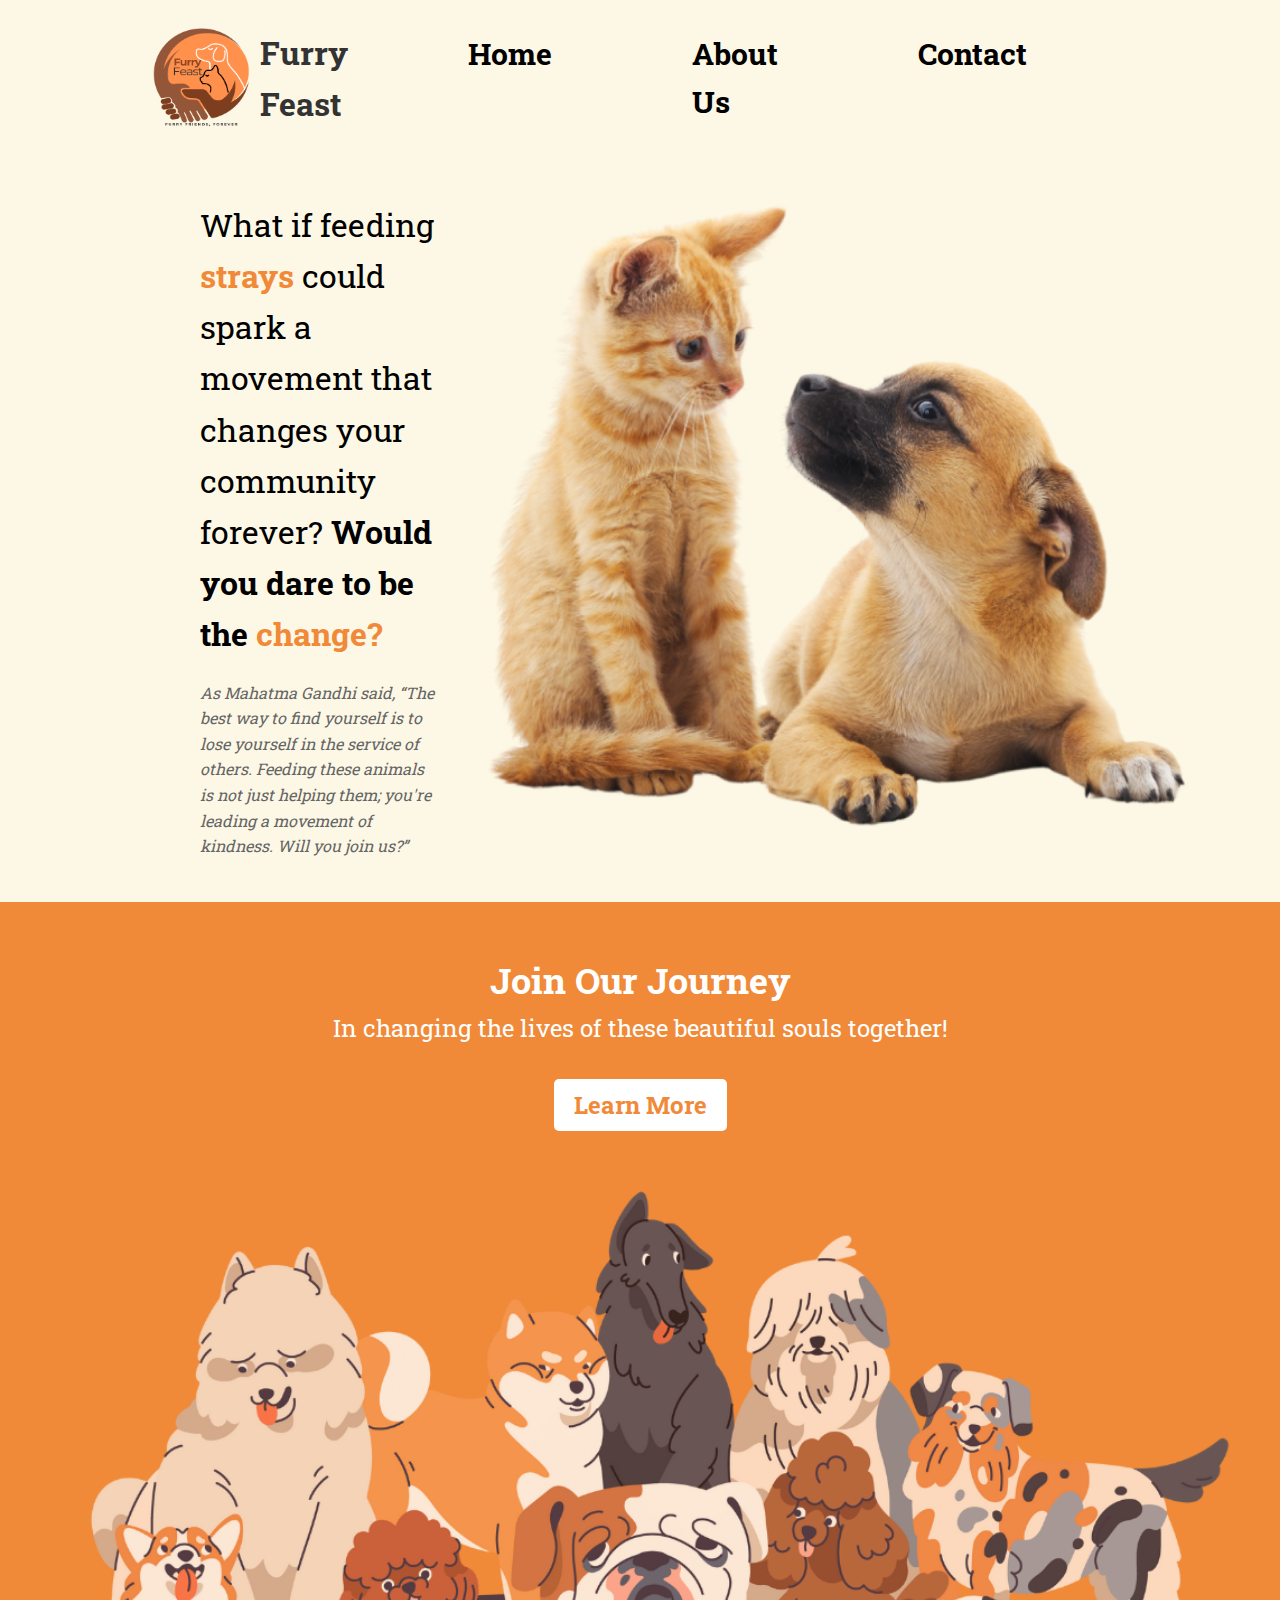
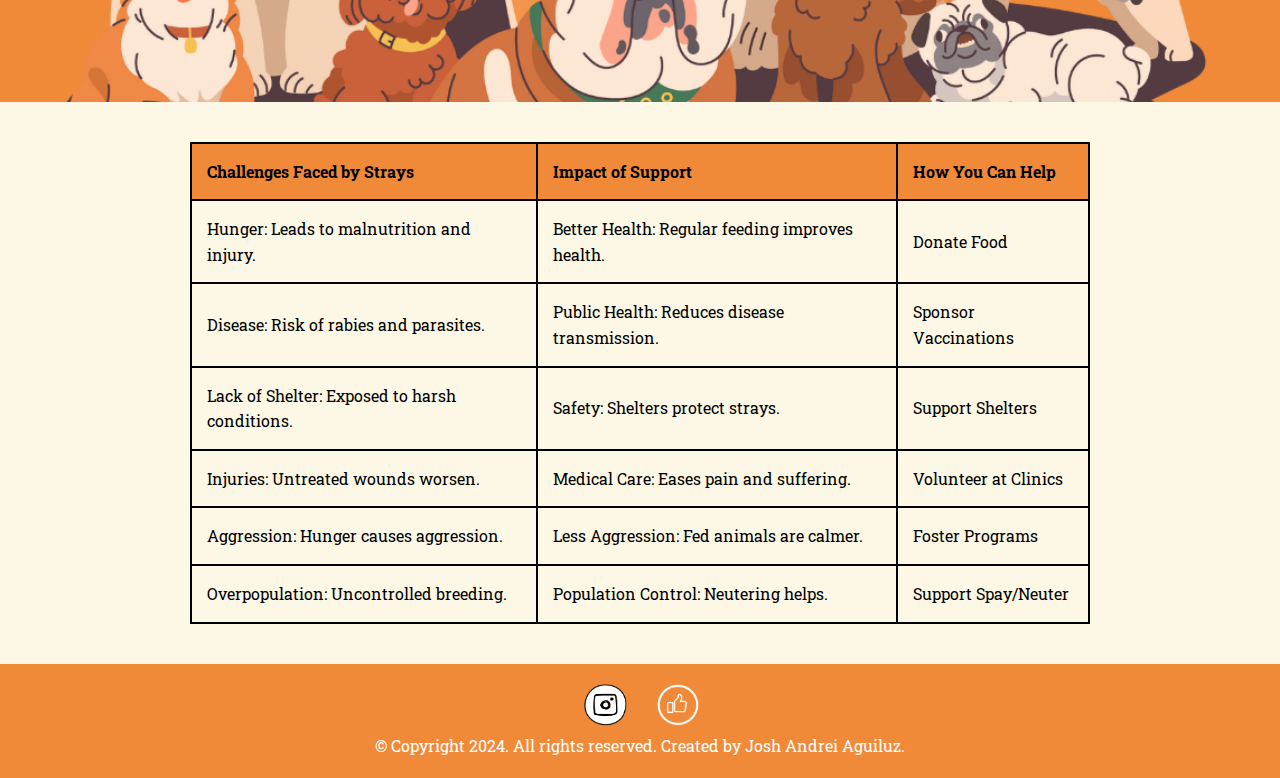
<file: index.html>
<!DOCTYPE html>
<html lang="en">

<head>
    <meta charset="UTF-8">
    <meta name="viewport" content="width=device-width, initial-scale=1.0">
    <meta http-equiv="X-UA-Compatible" content="ie=edge">
    <title>Furry Feast</title>
    <link rel="stylesheet" href="styles.min.css">
    <link rel="preconnect" href="https://fonts.googleapis.com">
    <link rel="preconnect" href="https://fonts.gstatic.com" crossorigin>
    <link href="https://fonts.googleapis.com/css2?family=Francois+One&family=Inter:ital,opsz,wght@0,14..32,100..900;1,14..32,100..900&family=Roboto+Slab:wght@100..900&display=swap" rel="stylesheet">
</head>

<body>
    <header>
        <div class="logo">
            <img src="images/logo.png" alt="Furry Feast Logo">
            <h1>
                <span class="furry">Furry</span><br>
                <span class="feast">Feast</span>
            </h1>
        </div>
        <nav>
            <div class="burger" onclick="toggleMenu()">
                &#9776; <!-- Burger icon -->
            </div>
            <ul class="desktop-nav">
                <li><a href="index.html">Home</a></li>
                <li><a href="about.html">About Us</a></li>
                <li><a href="contact.html">Contact</a></li>
            </ul>
            <ul class="mobile-nav">
                <li><a href="index.html">Home</a></li>
                <li><a href="about.html">About Us</a></li>
                <li><a href="contact.html">Contact</a></li>
            </ul>
        </nav>
    </header>

    <section class="hero">
        <div class="hero-text">

            <p>
                What if feeding <span class="highlight">strays</span> could spark a movement that changes your community
                forever?
                <strong>Would you dare to be the <span class="highlight">change?</span> </strong>
            </p>
            <blockquote>
                As Mahatma Gandhi said, “The best way to find yourself is to lose yourself in the service of others.
                Feeding these animals is not just helping them; you're leading a movement of kindness. Will you join
                us?”
            </blockquote>
        </div>
        <div class="hero-image">
            <img src="images/catdogreal.png" alt="Puppy and Kitten">
        </div>
    </section>

    <section class="join-journey">
        <h2>Join Our Journey</h2>
        <p>In changing the lives of these beautiful souls together!</p>
        <br>
        <a href="contact.html" class="btn">Learn More</a>
        <div class="animal-image">
            <img src="images/groupOfAnimals.png" alt="Cute Animals" class="journey-img">
        </div>
    </section>

    <section class="challenges">
        <div class="challenges-table">
            <table>
                <thead>
                    <tr>
                        <th>Challenges Faced by Strays</th>
                        <th>Impact of Support</th>
                        <th>How You Can Help</th>
                    </tr>
                </thead>
                <tbody>
                    <tr>
                        <td>Hunger: Leads to malnutrition and injury.</td>
                        <td>Better Health: Regular feeding improves health.</td>
                        <td><a href="#">Donate Food</a></td>
                    </tr>
                    <tr>
                        <td>Disease: Risk of rabies and parasites.</td>
                        <td>Public Health: Reduces disease transmission.</td>
                        <td><a href="#">Sponsor Vaccinations</a></td>
                    </tr>
                    <tr>
                        <td>Lack of Shelter: Exposed to harsh conditions.</td>
                        <td>Safety: Shelters protect strays.</td>
                        <td><a href="#">Support Shelters</a></td>
                    </tr>
                    <tr>
                        <td>Injuries: Untreated wounds worsen.</td>
                        <td>Medical Care: Eases pain and suffering.</td>
                        <td><a href="#">Volunteer at Clinics</a></td>
                    </tr>
                    <tr>
                        <td>Aggression: Hunger causes aggression.</td>
                        <td>Less Aggression: Fed animals are calmer.</td>
                        <td><a href="#">Foster Programs</a></td>
                    </tr>
                    <tr>
                        <td>Overpopulation: Uncontrolled breeding.</td>
                        <td>Population Control: Neutering helps.</td>
                        <td><a href="#">Support Spay/Neuter</a></td>
                    </tr>
                </tbody>
            </table>
        </div>

        <!-- Image to be displayed on mobile -->
        <div class="challenge-image">
            <img src="images/images-replacedtable.png" alt="">
        </div>
    </section>
    <footer>
        <div class="social-icons">
            <a href="https://www.instagram.com/aglzjsh/" class="ig" target="_blank"><img src="images/instagram-icon.png" alt="Instagram"></a>
            <a href="https://www.facebook.com/bakajosanto?mibextid=LQQJ4d" class="fb" target="_blank"><img src="images/facebook-icon.png" alt="Facebook"></a>
        </div>
        <p>© Copyright 2024. All rights reserved. Created by Josh Andrei Aguiluz.</p>
    </footer>
    <script src="script.js"></script>
</body>

</html>
</file>
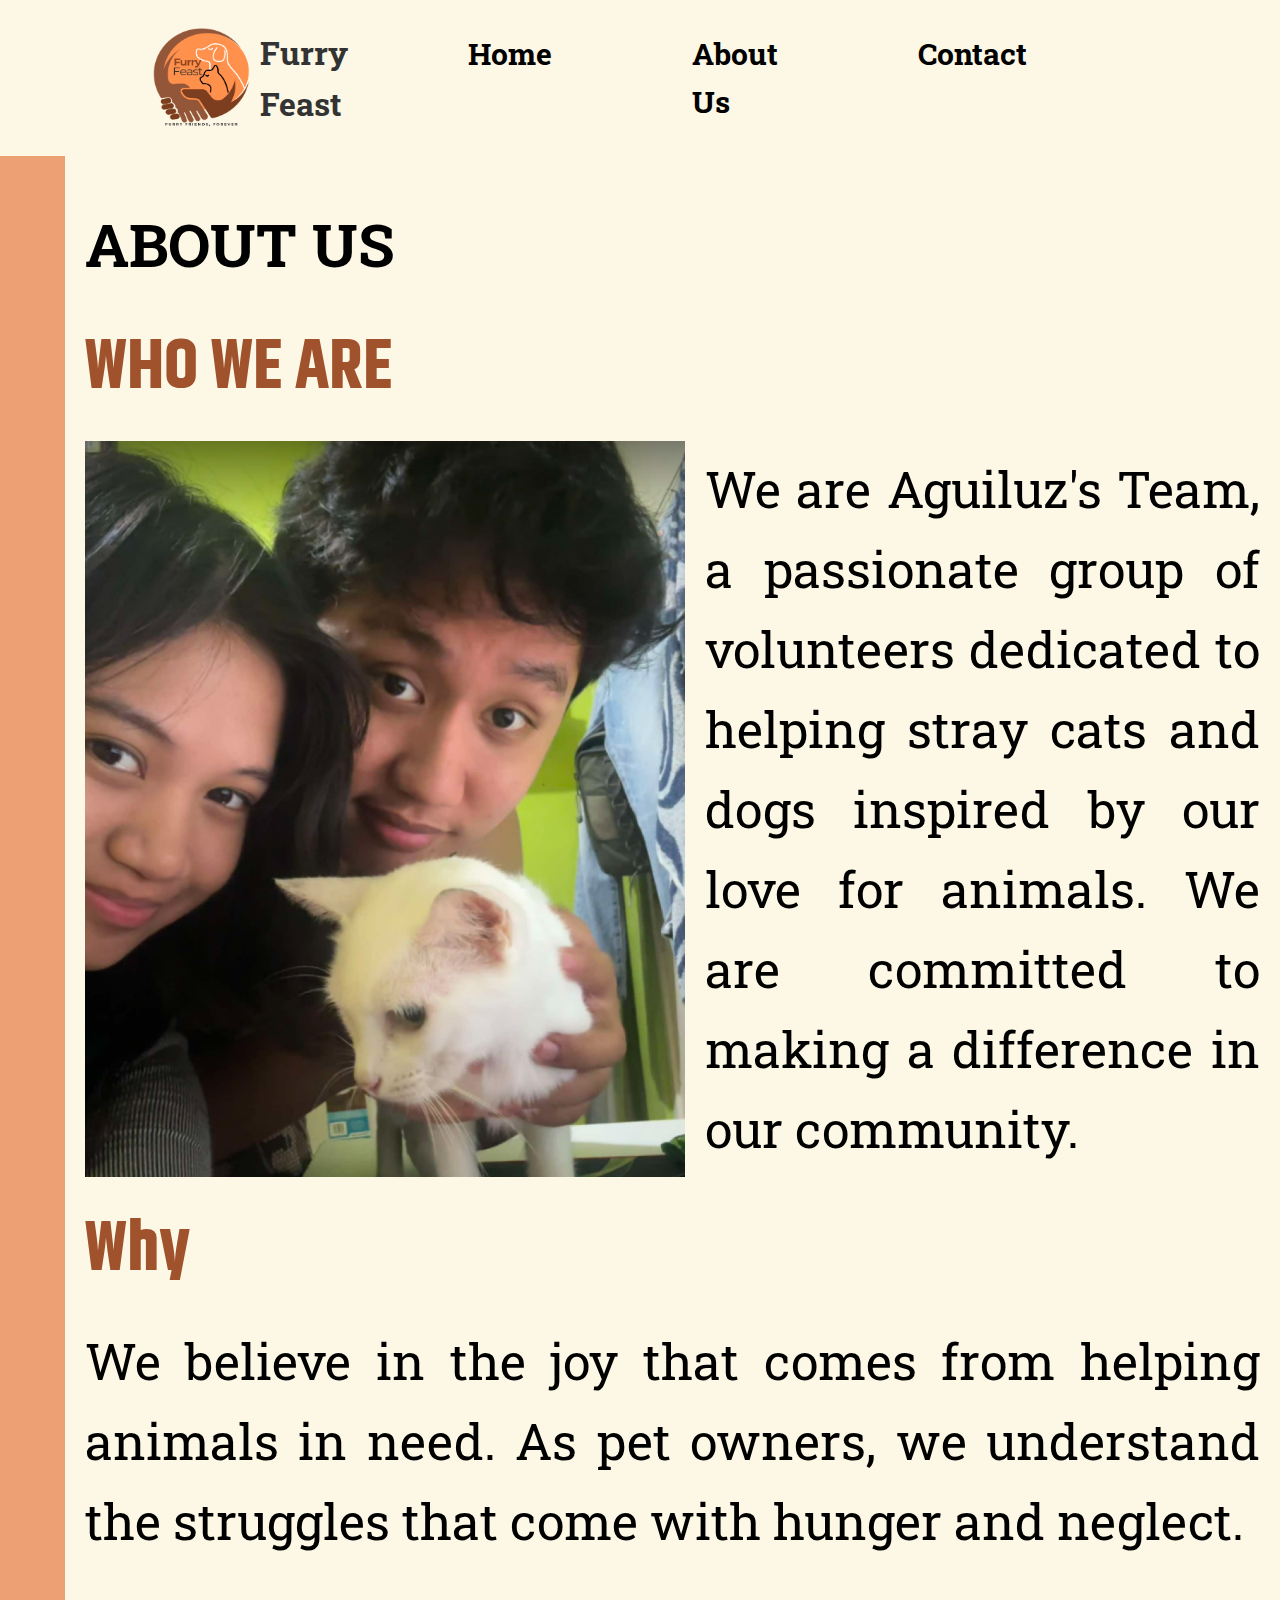
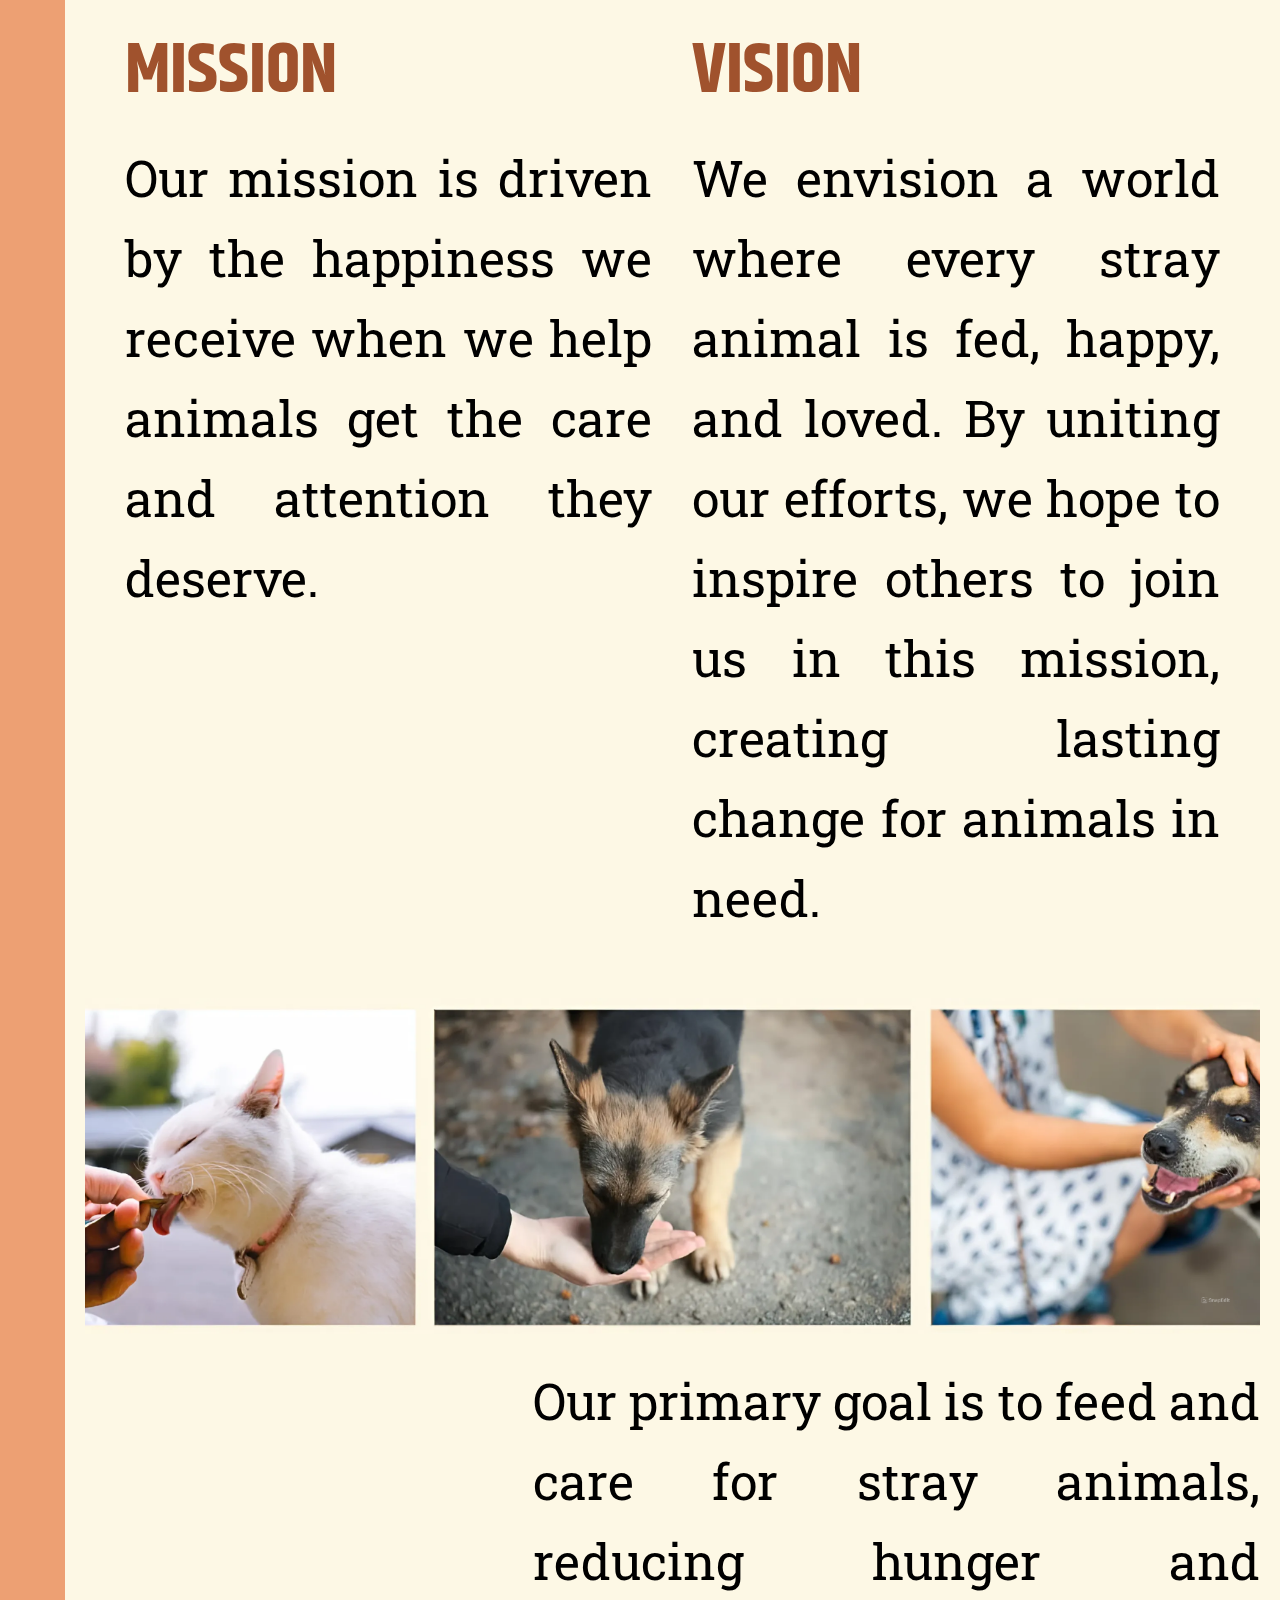
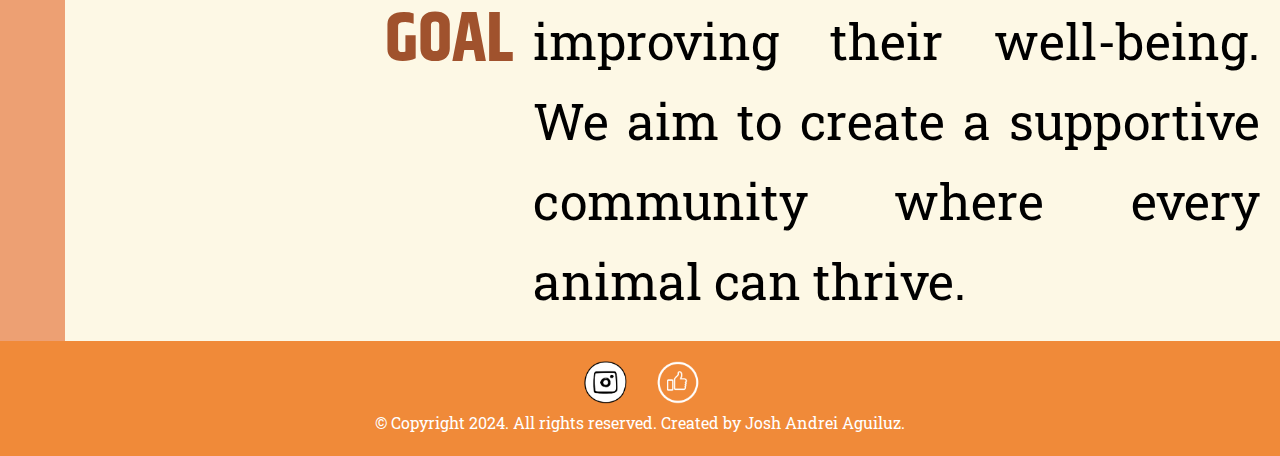
<file: about.html>
<!DOCTYPE html>
<html lang="en">

<head>
    <meta charset="UTF-8">
    <meta name="viewport" content="width=device-width, initial-scale=1.0">
    <title>About Us - Furry Feast</title>
    <link rel="stylesheet" href="styles.min.css">
    <link rel="preconnect" href="https://fonts.googleapis.com">
    <link rel="preconnect" href="https://fonts.gstatic.com" crossorigin>
    <link href="https://fonts.googleapis.com/css2?family=Francois+One&family=Inter:ital,opsz,wght@0,14..32,100..900;1,14..32,100..900&family=Roboto+Slab:wght@100..900&display=swap" rel="stylesheet">
    <link href="https://fonts.googleapis.com/css2?family=Francois+One&family=Inter:ital,opsz,wght@0,14..32,100..900;1,14..32,100..900&family=Khand:wght@300;400;500;600;700&family=Roboto+Slab:wght@100..900&display=swap" rel="stylesheet">
</head>

<body>
    <header>
        <div class="logo">
            <img src="images/logo.png" alt="Furry Feast Logo">
            <h1>
                <span class="furry">Furry</span><br>
                <span class="feast">Feast</span>
            </h1>
        </div>
        <nav>
            <div class="burger" onclick="toggleMenu()">
                &#9776; <!-- Burger icon -->
            </div>
            <ul class="desktop-nav">
                <li><a href="index.html">Home</a></li>
                <li><a href="about.html">About Us</a></li>
                <li><a href="contact.html">Contact</a></li>
            </ul>
            <ul class="mobile-nav">
                <li><a href="index.html">Home</a></li>
                <li><a href="about.html">About Us</a></li>
                <li><a href="contact.html">Contact</a></li>
            </ul>
        </nav>
    </header>

    <div class="furry-feast">
        <div class="layout">
            <div class="orange-sidebar"></div>
            <section class="about-us">
                <h2>ABOUT US</h2>
                <div class="who-we-are">
                    <h3>WHO WE ARE</h3>
                    <div class="who-we-are-content">
                        <img src="images/meAndJirah" alt="Team of Volunteers" class="about-image">
                        <p>We are Aguiluz's Team, a passionate group of volunteers dedicated to helping stray cats and
                            dogs inspired by our love for animals. We are committed to making a difference in our
                            community.</p>
                    </div>
                </div>

                <div class="why">
                    <h3>Why</h3>
                    <p>We believe in the joy that comes from helping animals in need. As pet owners, we understand the
                        struggles that come with hunger and neglect.</p>
                </div>

                <div class="mission-vision">
                    <div class="mission">
                        <h3>MISSION</h3>
                        <p>Our mission is driven by the happiness we receive when we help animals get the care and
                            attention they deserve.</p>
                    </div>
                    <div class="vision">
                        <h3>VISION</h3>
                        <p>We envision a world where every stray animal is fed, happy, and loved. By uniting our
                            efforts, we hope to inspire others to join us in this mission, creating lasting change for
                            animals in need.</p>
                    </div>
                </div>
                <!-- Image Section -->
                <div class="image-section">
                    <img src="images/3-animals.jpeg" alt="Description of the Image" class="mission-image">
                </div>

                <div class="goal-section">
                    <h3 class="GOALS">GOAL</h3>
                    <div class="goal-text">
                        <p>
                            Our primary goal is to feed and care for stray animals, reducing hunger
                            and improving their well-being. We aim to create a supportive community
                            where every animal can thrive.
                        </p>
                    </div>
                </div>


            </section>
        </div>
    </div>

    <footer>
        <div class="social-icons">
            <a href="https://www.instagram.com/aglzjsh/" class="ig" target="_blank"><img src="images/instagram-icon.png" alt="Instagram"></a>
            <a href="https://www.facebook.com/bakajosanto?mibextid=LQQJ4d" class="fb" target="_blank"><img src="images/facebook-icon.png" alt="Facebook"></a>
        </div>
        <p>© Copyright 2024. All rights reserved. Created by Josh Andrei Aguiluz.</p>
    </footer>
    <script src="script.js"></script>
</body>

</html>
</file>
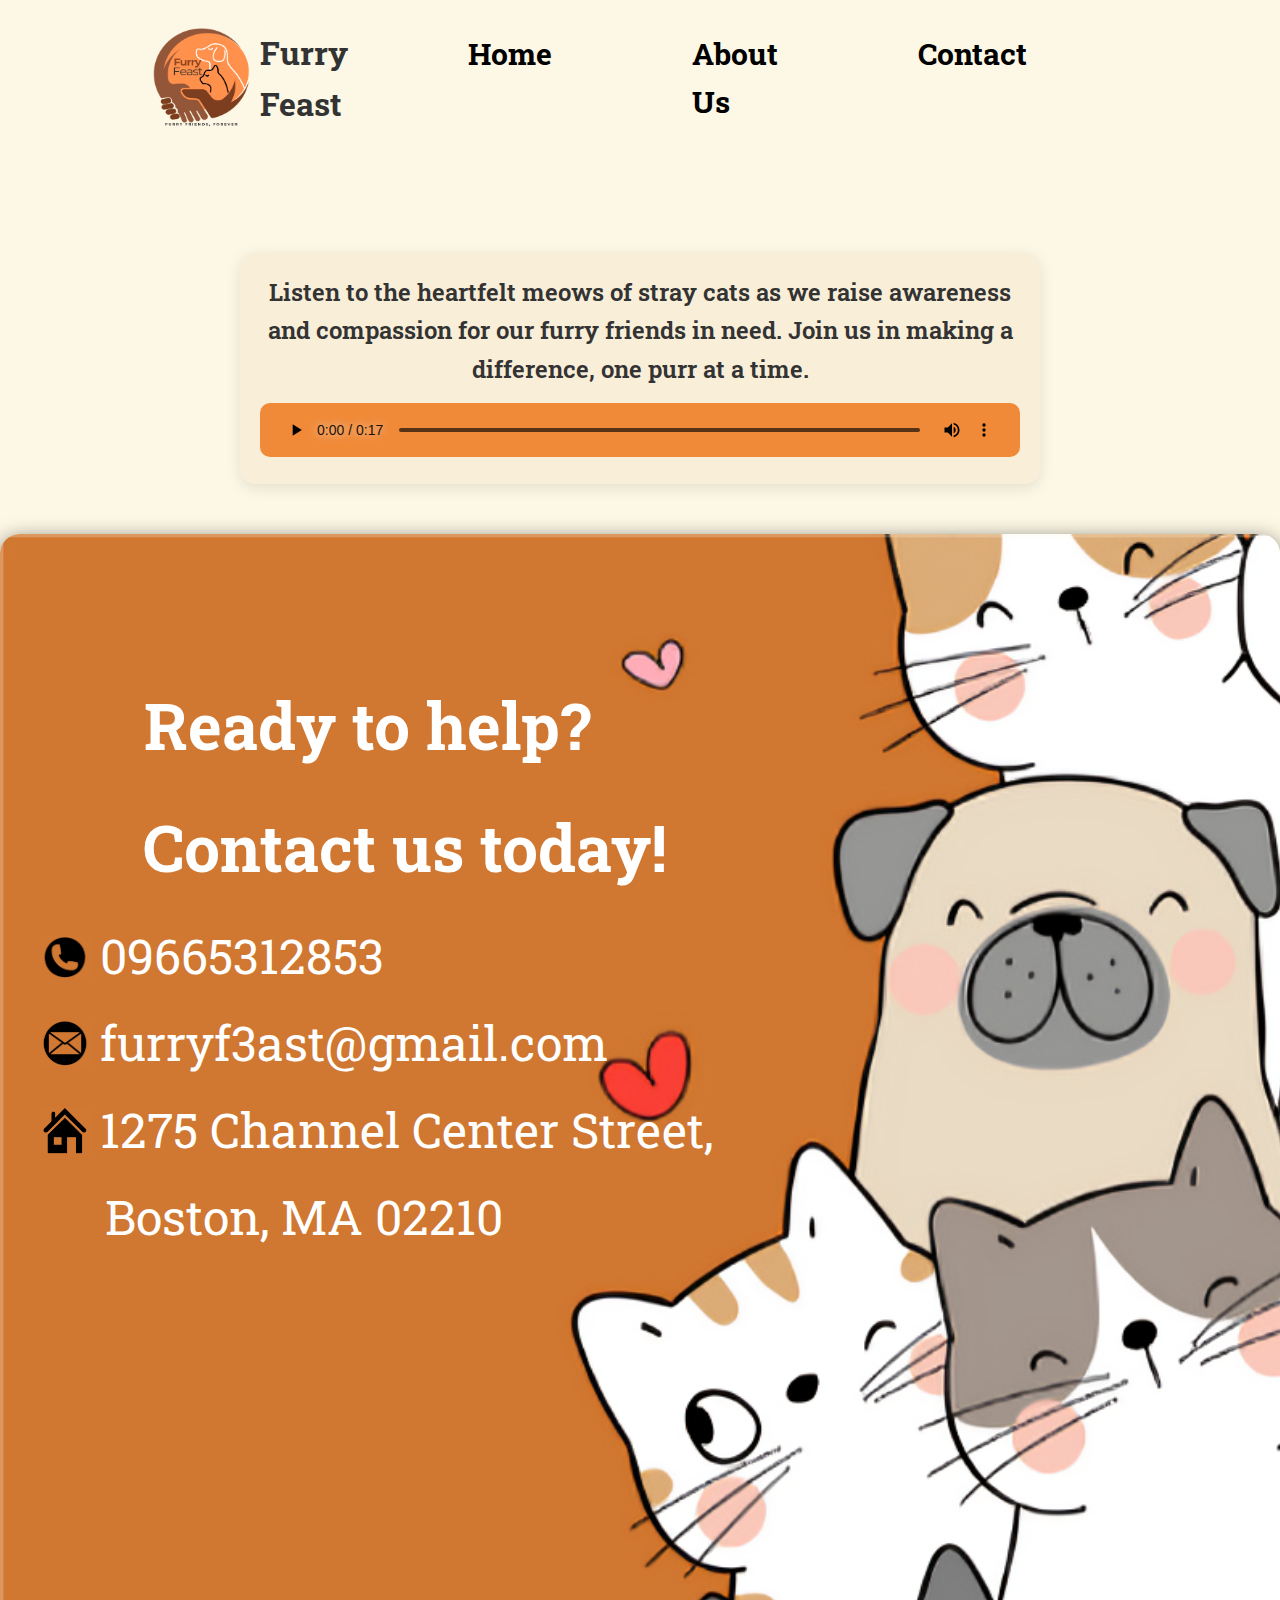
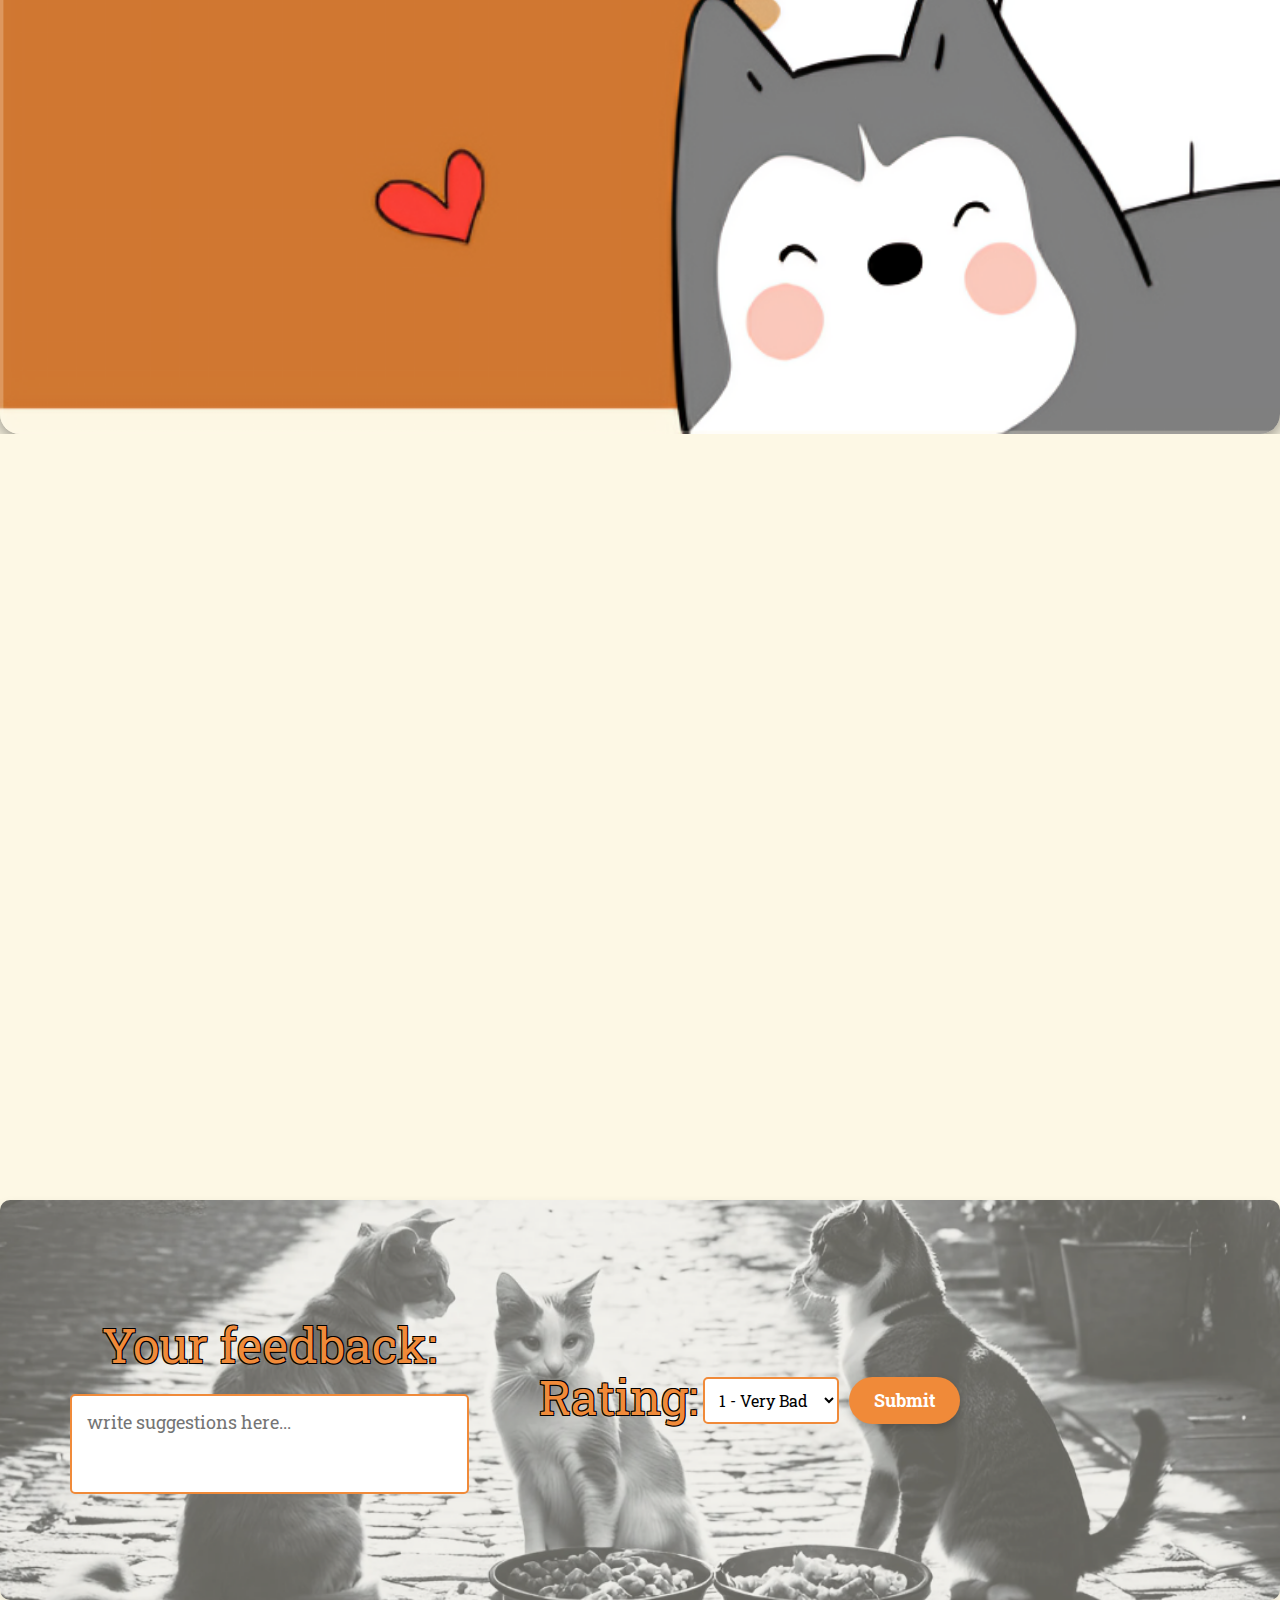
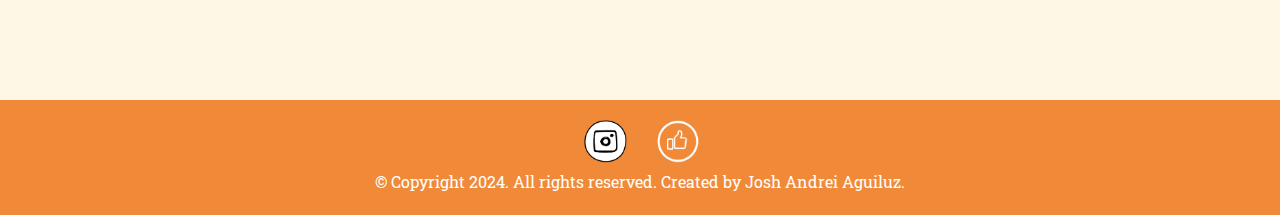
<file: contact.html>
<!DOCTYPE html>
<html lang="en">

<head>
    <meta charset="UTF-8">
    <meta name="viewport" content="width=device-width, initial-scale=1.0">
    <meta http-equiv="X-UA-Compatible" content="ie=edge">
    <title>Contact - Furry Feast</title>
    <link rel="stylesheet" href="styles.min.css">
    <link rel="preconnect" href="https://fonts.googleapis.com">
    <link rel="preconnect" href="https://fonts.gstatic.com" crossorigin>
    <link href="https://fonts.googleapis.com/css2?family=Francois+One&family=Inter:ital,opsz,wght@0,14..32,100..900;1,14..32,100..900&family=Roboto+Slab:wght@100..900&display=swap" rel="stylesheet">
</head>

<body>
    <header>
        <div class="logo">
            <img src="images/logo.png" alt="Furry Feast Logo">
            <h1>
                <span class="furry">Furry</span><br>
                <span class="feast">Feast</span>
            </h1>
        </div>
        <nav>
            <div class="burger" onclick="toggleMenu()">
                &#9776; <!-- Burger icon -->
            </div>
            <ul class="desktop-nav">
                <li><a href="index.html">Home</a></li>
                <li><a href="about.html">About Us</a></li>
                <li><a href="contact.html">Contact</a></li>
            </ul>
            <ul class="mobile-nav">
                <li><a href="index.html">Home</a></li>
                <li><a href="about.html">About Us</a></li>
                <li><a href="contact.html">Contact</a></li>
            </ul>
        </nav>
    </header>
    <br><br><br>
    <div class="audioCats">
        <p class="audioText">Listen to the heartfelt meows of stray cats as we raise awareness and compassion for
            our furry friends in
            need. Join us in making a difference, one purr at a time.</p>
        <audio controls class="mainAudio">
            <source src="media/meow-meow-meow-tiktok.mp3">
        </audio>
    </div>
    <section class="contact">
        <div class="contact-left">
            <h2 class="ready">Ready to help?</h2>
            <h2 class="contactt">Contact us today!</h2> 
            <div class="contact-info">
                <p><img src="images/phoneContact.png" alt="Phone Icon"> 09665312853</p>
                <p><img src="images/GMAILICON.png" alt="Email Icon"> furryf3ast@gmail.com</p>
                <p><img src="images/HOUSEICON.png" alt="Location Icon"> 1275 Channel Center Street,
                <p class="boston"> Boston, MA 02210</p>


            </div>
        </div>
    </section>

    <div class="map-feedback">
        <div class="map-wrapper">
            <div class="map-container">
                <iframe
                    src="https://www.google.com/maps/embed?pb=!1m18!1m12!1m3!1d3153.999999999999!2d-71.04899948468117!3d42.344999679185526!2m3!1f0!2f0!3f0!3m2!1i1024!2i768!4f13.1!3m3!1m2!1s0x89e37088c0b6d289%3A0x6d3b5b5a6a0d7f8d!2s1275%20Channel%20Center%20St%2C%20Boston%2C%20MA%2002210!5e0!3m2!1sen!2sus!4v1633321500000!5m2!1sen!2sus"
                    frameborder="0" allowfullscreen></iframe>
            </div>
        </div>
    </div>

    <div class="feedback-container">
        <div class="feedback">
            <label for="feedback">Your feedback:</label>
            <textarea id="feedback" rows="4" placeholder="write suggestions here..."></textarea>
        </div>
        <div class="select-container">
            <label class="rating-label" for="rating">Rating:</label>
            <select id="rating">
                <option value="1">1 - Very Bad</option>
                <option value="2">2 - Bad</option>
                <option value="3">3 - Average</option>
                <option value="4">4 - Good</option>
                <option value="5">5 - Excellent</option>
            </select>
            <button type="submit">Submit</button>
        </div>
    </div>

    <section class="spacer-section">
    </section>

    <footer>
        <div class="social-icons">
            <a href="https://www.instagram.com/aglzjsh/" class="ig" target="_blank"><img src="images/instagram-icon.png" alt="Instagram"></a>
            <a href="https://www.facebook.com/bakajosanto?mibextid=LQQJ4d" class="fb" target="_blank"><img src="images/facebook-icon.png" alt="Facebook"></a>
        </div>
        <p>© Copyright 2024. All rights reserved. Created by Josh Andrei Aguiluz.</p>
    </footer>
    <script src="script.js"></script>
</body>

</html>
</file>
<file: styles.min.css>
*{margin:0;padding:0;box-sizing:border-box;font-family:"Roboto Slab",serif}body{color:#333;line-height:1.6;background-color:#FDF8E5}header{display:flex;justify-content:space-between;align-items:center;padding:20px 50px;background-color:#FDF8E5;font-weight:700}.logo{display:flex;align-items:center}.logo img{width:100px;height:100px;margin-right:10px;margin-left:100px}nav ul{display:flex;list-style:none}nav ul li{margin-left:100px;font-size:30px}nav ul li:last-child{margin-right:200px}nav ul li a{text-decoration:none;color:#000;font-weight:700}nav{position:relative}.burger{display:none;font-size:30px;cursor:pointer;margin-right:20px}.mobile-nav{display:none;flex-direction:column;position:absolute;top:125%;right:500px;background-color:#F08A39!important;width:900%;left:0;z-index:500}.mobile-nav li{margin:0}.mobile-nav li a{display:block;padding:15px;color:#000;text-align:left;font-size:18px;width:200%;color:#fff}.mobile-nav.show{display:flex;background-color:orange}.mobile-nav li a:hover,.mobile-nav li a.active{background-color:orange;color:#fff;height:100%;box-sizing:border-box}.desktop-nav{display:flex}.desktop-nav li{transition:background-color 0.3s,color 0.3s,font-size 0.3s;padding:10px 20px}.desktop-nav li:hover{background-color:#F08A39;color:#fff;font-size:36px}.hero{display:flex;justify-content:space-between;align-items:center;padding:40px;background-color:#FDF8E5;margin-left:100px;padding-left:100px}.hero-text{max-width:600px}.hero-text h2{font-size:2rem;color:#333;margin-bottom:0!important}.hero-text p{font-size:2rem;color:#000;margin-top:0!important}.hero-text blockquote{font-size:1rem;font-style:italic;color:#666;margin-top:20px}.hero-image img{width:800px}.highlight{color:#F08A39;font-weight:700}.join-journey{text-align:center;padding:50px 20px;background-color:#F08A39;position:relative;overflow:hidden;height:800px;color:#fff;font-size:150%}.join-journey h2,.join-journey p,.join-journey .btn{position:relative;z-index:10}.join-journey .btn{margin-top:20px;background-color:#fff;color:#F08A39;padding:10px 20px;border-radius:5px;text-decoration:none;font-weight:700}.animal-image{position:absolute;top:50%;left:50%;transform:translate(-50%,-50%);z-index:1;width:100%;max-width:1500px;padding-top:400px}.journey-img{width:100%;height:auto;opacity:.8}.challenges{padding:40px;background-color:#FDF8E5;display:flex;justify-content:center;flex-direction:column;align-items:center}.challenges-table table{width:100%;max-width:900px;border-collapse:collapse;text-align:left;background-color:#FDF8E5}.challenges-table th,.challenges-table td{padding:15px;border:2px solid #000;color:#000}.challenges-table th{background-color:#F08A39;color:#000}.challenges-table td a{color:#000;text-decoration:none}footer{text-align:center;padding:20px;background-color:#F08A39;color:#fff;width:100%}.social-icons img{width:50px;margin:0 10px}.social-icons .fb img{width:45px;height:auto}.challenge-image{display:none}.furry-feast{display:flex;flex-direction:column}.furry-feast .layout{display:flex;align-items:stretch}.furry-feast .orange-sidebar{background-color:#EDA073;;width:400px;height:auto}.furry-feast .about-us{flex-grow:1;padding:20px}h3{font-family:"Khand",sans-serif}.furry-feast .who-we-are h3{font-size:70px;color:sienna;margin:15px 0}.furry-feast .who-we-are-content{display:flex;align-items:center}.furry-feast .who-we-are-content p{font-size:50px;color:#000;margin:10px 0;text-align:justify}.furry-feast .about-image{width:600px;height:auto;margin-right:20px}.furry-feast .about-us h2{font-size:60px;color:#000;margin:20px 0}.furry-feast .why h3{font-size:70px;color:sienna;margin:15px 0}.furry-feast .why p{font-size:50px;color:#000;margin:15px 0;text-align:justify}.mission-vision{display:flex;justify-content:space-between;padding:20px;background-color:#FDF8E5}.mission,.vision{flex:1;padding:20px;text-align:left}.mission h3,.vision h3{font-size:70px;color:sienna;font-weight:700;margin-bottom:10px}.mission p,.vision p{font-size:50px;color:#000;line-height:1.6;text-align:justify}.image-section{text-align:center;margin:20px 0}.mission-image{width:100%;max-width:1500px;height:auto}.goal-section{display:flex;align-items:center;background-color:#FDF8E5;border-radius:10px;padding-left:0}.goal-section h3{font-size:70px;font-weight:700;color:sienna;margin-right:20px;margin-left:300px}.goal-text{max-width:800px;text-align:center;text-align:justify;flex-grow:1}.goal-text p{font-size:50px;color:#000}.audioCats{background-color:#F9EED8;border-radius:15px;padding:20px;box-shadow:0 4px 15px rgb(0 0 0 / .1);text-align:center;margin:20px auto;max-width:800px}.audioText{font-size:1.5rem;color:#333;margin-bottom:15px;font-weight:600}.mainAudio{width:100%;outline:none;border-radius:10px;background-color:#F08A39;color:#fff;padding:10px;border:none}.mainAudio::-webkit-media-controls{background-color:#F08A39}.mainAudio::-webkit-media-controls-enclosure{background-color:#F08A39}.contact{background-image:url(images/animalsBg.png);background-repeat:no-repeat;background-size:cover;color:#fff;padding:40px;text-align:center;height:1500px;border-radius:20px;box-shadow:0 4px 20px rgb(0 0 0 / .5);margin-top:50px}.contact-left h2{font-size:4rem;margin-bottom:20px;margin-left:-1300px}.contact-info p{font-size:3rem;margin-bottom:10px;display:flex;align-items:center}.contact-left h2.ready{margin-left:-1370px}.contact-left{margin-top:100px}.contact-info img{margin-right:10px;width:50px}.contact-info p.boston{margin-left:65px}.map-feedback{padding:20px;background-color:#FDF8E5}.map-wrapper{display:flex;justify-content:center}.map-container{margin-top:20px;width:100%;max-width:1000px;height:auto;align-items:center}.map-container iframe{width:100%;align-items:center;height:700px}.feedback-container{display:flex;align-items:center;justify-content:center;padding:20px;background-image:url(images/blackAndWhite.png);background-repeat:no-repeat;background-size:cover;background-position:center top;border-radius:10px;box-shadow:0 4px 10px rgb(0 0 0 / .1);width:100%;height:400px;z-index:500}.feedback{font-size:2rem;flex:3;margin-right:20px;display:flex;flex-direction:column;align-items:center;color:#F08A39;text-shadow:-1px -1px 0 #000,1px -1px 0 #000,-1px 1px 0 #000,1px 1px 0 #000}.feedback label{font-size:3rem;color:#F08A39;text-shadow:-1px -1px 0 #000,1px -1px 0 #000,-1px 1px 0 #000,1px 1px 0 #000;margin-bottom:10px}textarea{width:80%;height:100px;padding:15px;font-size:1.1rem;border-radius:5px;border:2px solid #F08A39;resize:none;transition:border-color 0.3s}textarea:focus{border-color:orange;outline:none}.select-container{display:flex;align-items:center;margin-right:300px;color:#F08A39;text-shadow:-1px -1px 0 #000,1px -1px 0 #000,-1px 1px 0 #000,1px 1px 0 #000}.select-container button{margin-left:10px}.select-container label{margin-right:5px;white-space:nowrap;font-size:3rem}label{font-size:1.5rem;margin-bottom:5px}select{padding:10px;font-size:1rem;border-radius:5px;border:2px solid #F08A39;background-color:#fff;transition:border-color 0.3s}select:focus{border-color:orange;outline:none}button{margin-left:10px;background-color:#F08A39;color:#fff;border:none;padding:12px 25px;border-radius:25px;font-weight:700;font-size:1.1rem;cursor:pointer;transition:background-color 0.3s,transform 0.2s;box-shadow:0 4px 8px rgb(0 0 0 / .2)}button:hover{background-color:#D07B29;transform:translateY(-2px)}button:active{transform:translateY(1px)}.spacer-section{background-color:#FDF8E5;padding:50px 0;text-align:center;font-size:1.2rem;color:#333}@media (min-width:1025px) and (max-width:1850px){.contact{width:100%}.contact-left h2.ready{margin-left:-545px;text-align:center}.contact-left h2.contactt{margin-left:-470px;text-align:center}}@media (max-width:1024px){header{padding:40px}.logo img{margin-left:0;width:80px;height:80px}nav ul{margin-right:50px}nav ul li{margin-left:50px;font-size:24px}.hero{flex-direction:column;padding-left:50px;margin-left:0;text-align:center}.hero-image img{width:500px;margin-top:20px}.join-journey{height:600px}.animal-image{padding-top:200px}.challenges{padding:20px}.challenges-table th,.challenges-table td{padding:10px}.challenge-image{display:none}.furry-feast{flex-direction:column;min-height:auto}.furry-feast .orange-sidebar{width:100%;flex-direction:column;display:flex;padding:0}.furry-feast .about-us{padding:15px;flex-grow:1}.furry-feast .who-we-are-content{flex-direction:column;align-items:center}.furry-feast .about-image{width:100%;max-width:400px;margin-right:0;margin-bottom:15px}.goal-section h3{margin:20px auto}.contact{display:flex;flex-direction:column;align-items:flex-start;padding:20px;text-align:left}.contact-left{margin-bottom:20px}.contact-info{font-size:1.2rem}.contact-info p{margin:5px 0}.contact-info img{margin-right:10px;vertical-align:middle}.contact-left h2.ready{text-align:center;font-size:90px;margin-left:-90px}.contact-left h2.contactt{margin-left:25px;font-size:90px}.feedback-container{display:flex;flex-direction:column;align-items:center;justify-content:center;padding:20px}.feedback{width:100%;max-width:600px;margin-bottom:20px;text-align:center}.select-container{display:flex;flex-direction:row;align-items:center;justify-content:center;width:100%;max-width:600px;text-align:center}.select-container label{margin-bottom:5px}#rating{margin-bottom:10px}.feedback-container{flex-direction:row;justify-content:space-between;width:100%;max-width:1100px}.feedback,.select-container{flex:1;margin:0 10px}}@media (max-width:767px){header{flex-direction:row-reverse;justify-content:space-between;text-align:center}.logo{margin-right:0}.logo h1{display:flex;justify-content:center;align-items:center}.logo img{margin-left:0;width:60px;height:60px}nav ul{flex-direction:column;padding:0;margin:0}.burger{display:block}.mobile-nav.show{display:flex}.furry,.feast{margin:0 5px}.desktop-nav{display:none}.hero{flex-direction:column;padding:20px;margin-left:0;padding-left:0}.hero-text h2,.hero-text p{font-size:1.5rem}.hero-image img{width:300px;margin-top:20px;margin-left:40px}.join-journey{padding:30px 10px;font-size:120%;height:500px}.animal-image{padding-top:100px}.challenges{padding:20px}.challenges-table th,.challenges-table td{padding:8px}.challenges-table table{max-width:100%}footer{padding:10px;width:100%}.social-icons img{width:40px}.social-icons .fb img{width:35px}.challenges-table{display:none}.challenge-image{display:block;text-align:center;background-color:rgb(255 0 0 / .5)}.challenge-image img{max-width:100%;height:auto}.furry-feast .layout{flex-direction:row}.furry-feast .orange-sidebar{width:10%;padding:10px}.furry-feast .about-us{width:70%;padding:15px}.furry-feast .about-us h2{font-size:35px}.furry-feast .who-we-are h3{font-size:40px;color:sienna;margin:15px 0}.who-we-are h2{color:sienna}.furry-feast .who-we-are-content{flex-direction:column;align-items:center}.furry-feast .about-image{width:100%;max-width:300px;margin-bottom:15px}.furry-feast .who-we-are-content p{font-size:18px;text-align:justify}.furry-feast .why h3{font-size:40px;color:sienna;margin:15px 0}.furry-feast .why p{font-size:18px;text-align:justify}.mission-vision{flex-direction:column;padding:10px}.mission,.vision{padding:10px;text-align:center}.mission h3,.vision h3{font-size:40px}.mission p,.vision p{font-size:18px;text-align:justify}.image-section{width:100%;max-width:500px;height:auto}.goal-section{flex-direction:column;align-items:center;padding:10px}.goal-section h3{font-size:40px;margin:20px 0}.goal-text p{text-align:justify;font-size:18px}.audioCats{display:none}.contact{padding:20px;text-align:center;height:500px;height:760px;margin-top:20px}.contact-left{margin:0;padding:10px;height:20px}.contact-left h2.ready{font-size:40px;margin-left:-20px}.contact-left h2.contactt{font-size:40px}.contact-info p{font-size:1.5rem;margin:5px 0}.contact-info img{width:30px}.map-feedback{padding:10px}.map-container iframe{height:300px}.feedback-container{flex-direction:column;padding:20px}.feedback{margin-bottom:20px}.select-container{margin-top:-10px;flex-direction:column;align-items:center}.select-container button{margin-top:-5px;margin-left:-10px}.rating-label{margin-left:15px}#rating{margin-top:-10px}}@media print{body{background-color:#fff;color:#000}header,footer{display:none}.burger,.mobile-nav,.desktop-nav{display:none}.hero,.join-journey,.challenges{padding:0;margin:0}.join-journey{display:none}.challenges-table{display:table}.challenges-table th,.challenges-table td{border:1px solid #000}.challenges-table img{max-width:100%;height:auto}.challenge-image,.animal-image{display:none}h1,h2,h3,p{font-size:12pt}.contact{margin-top:30px;border:1px solid #000}.contact-info p{margin:10px 0}.map-container{display:none}.feedback-container{display:none}.audioCats{display:none}.spacer-section{display:none}.feedback{margin-top:20px}.select-container{margin-top:10px}button{display:none}}
</file>
